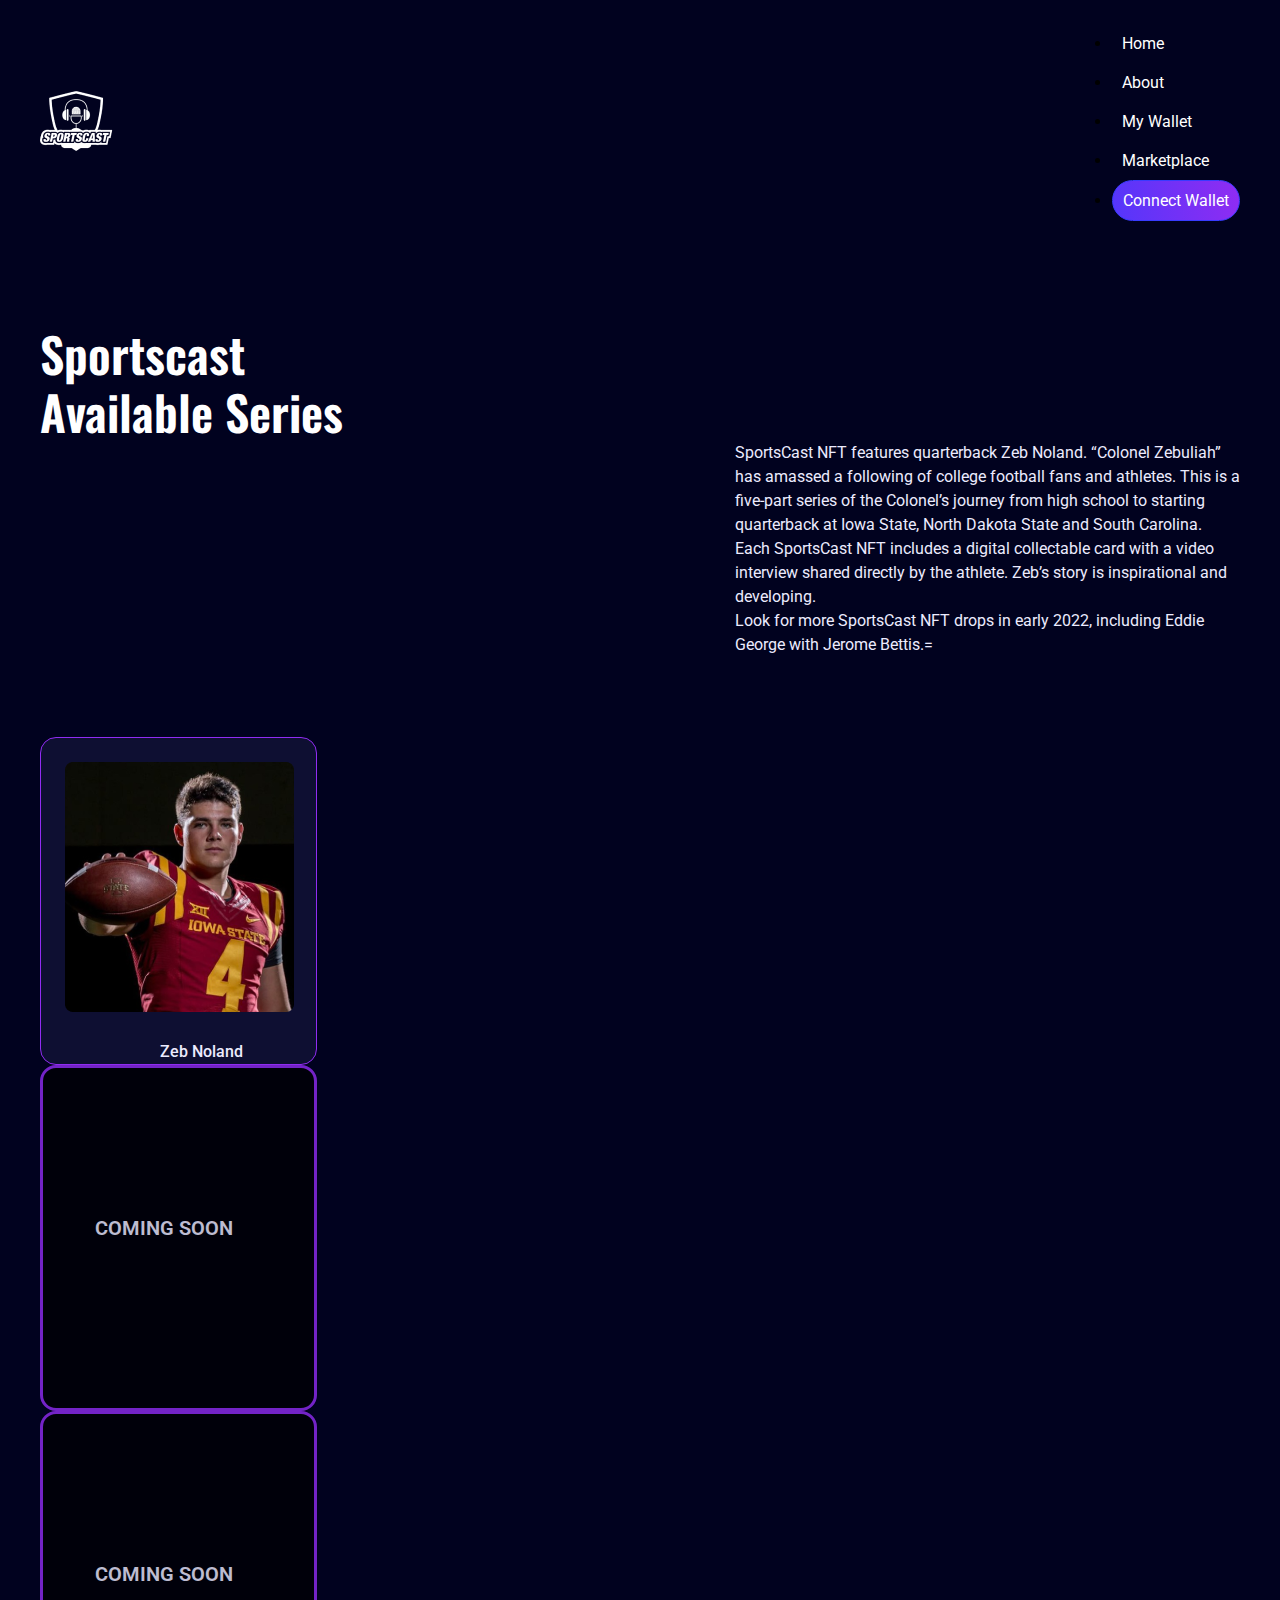
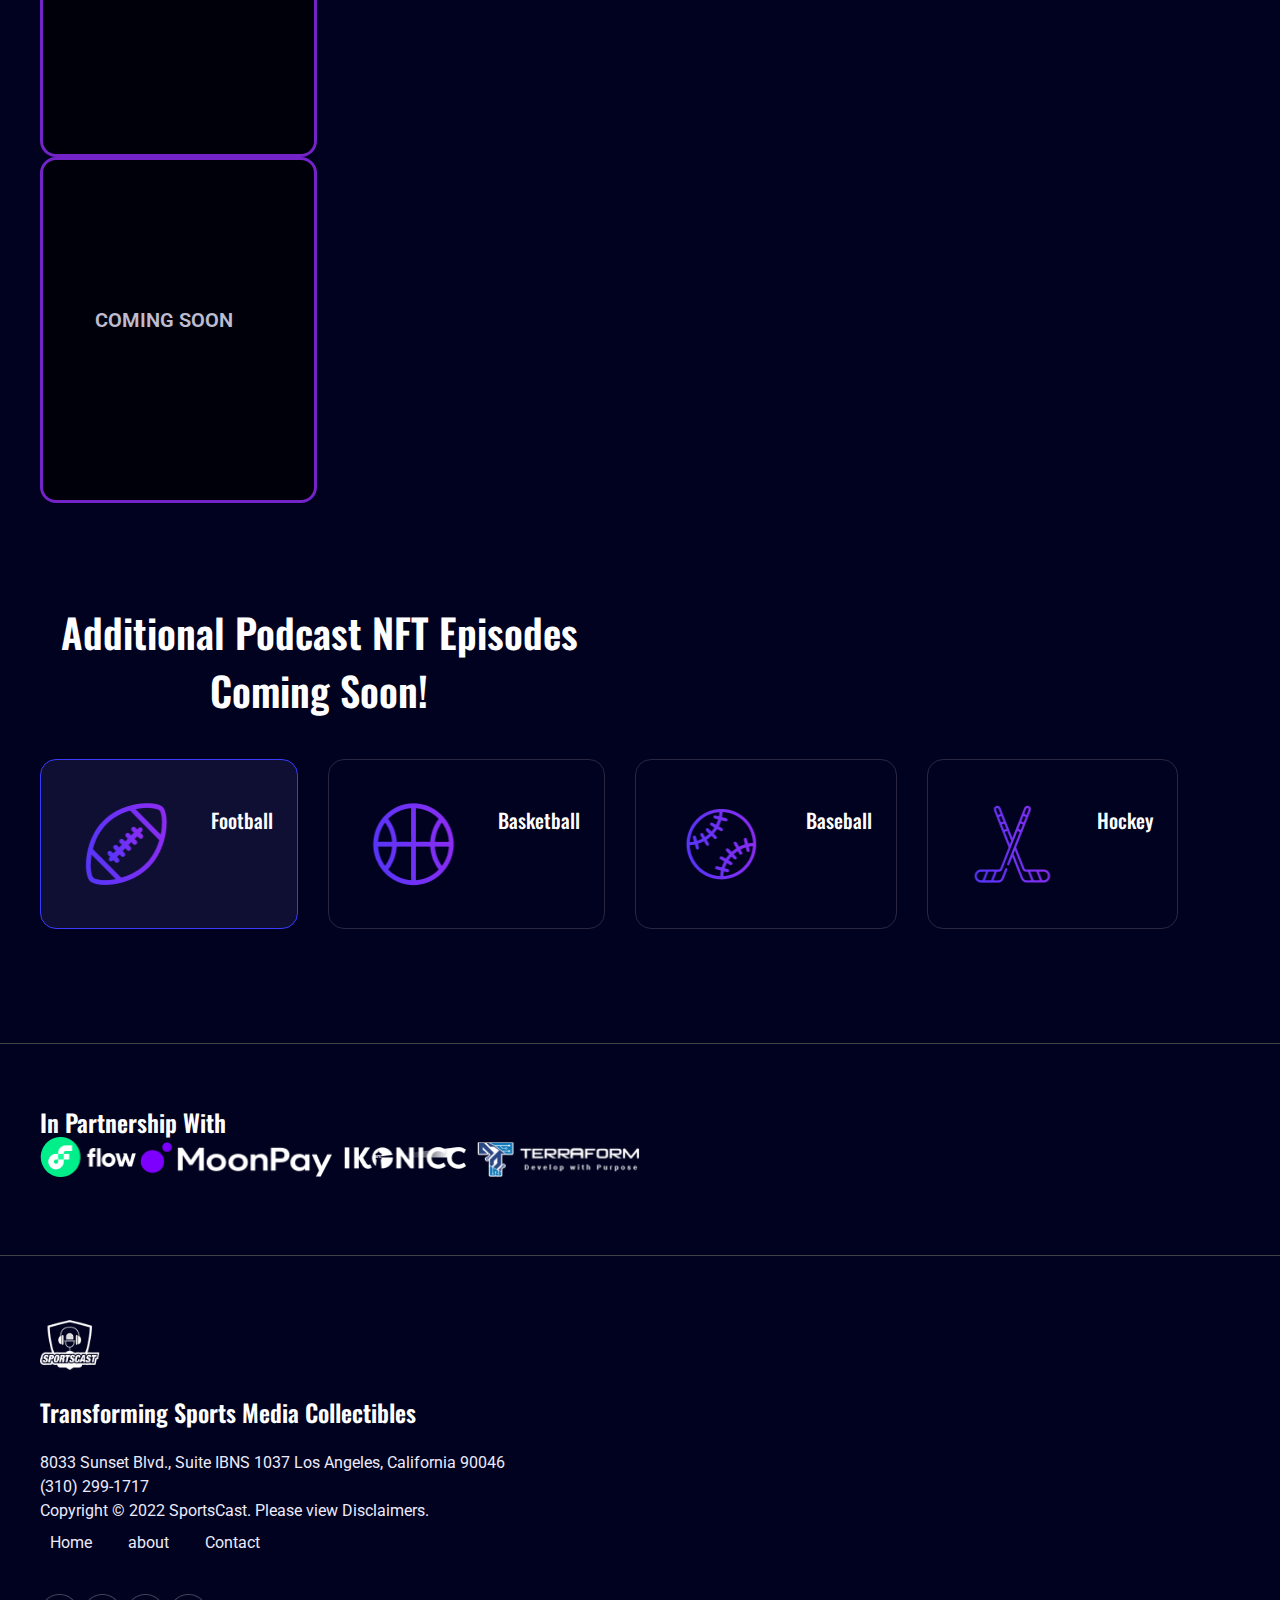
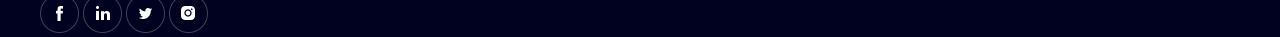
<file: bhavin-04:11/index.html>
<!DOCTYPE html>
<html lang="en">

<head>
  <meta charset="utf-8" />
  <meta name="viewport" content="width=device-width, initial-scale=1" />
  <title>sportscast</title>
  <link rel="stylesheet" href="style.css" />
  <link rel="preconnect" href="https://fonts.googleapis.com">
<link rel="preconnect" href="https://fonts.gstatic.com" crossorigin>
<link href="https://fonts.googleapis.com/css2?family=Oswald:wght@400;600&family=Roboto:wght@400;700&display=swap" rel="stylesheet">
  <link href="https://cdn.jsdelivr.net/npm/bootstrap@5.3.2/dist/css/bootstrap.min.css" rel="stylesheet"
    integrity="sha384-T3c6CoIi6uLrA9TneNEoa7RxnatzjcDSCmG1MXxSR1GAsXEV/Dwwykc2MPK8M2HN" crossorigin="anonymous" />
</head>

<body>
  <header>
    <div class="container">
      <div class="row1">
        <div class="logo">
          <a href="index.html"><img src="images/logo.png" alt="logo"/></a>
        </div>
        <ul class="d-flex align-items-center list-unstyled ">
          <li><a href="home.html">Home</a></li>
          <li><a href="about.html">About</a></li>
          <li><a href="#">My Wallet</a></li>
          <li><a href="#">Marketplace</a></li>
          <li><a href="#" class="btn">Connect Wallet</a></li>
        </ul>
      </div>
    </div>
    </div>
  </header>
  <section>
    <div class="container">
      <div class="row">
        <div class="col text-left">
          <h1>sportscast <br>
            Available Series</h1>
        </div>
        <div class="col text-right">
          <p>SportsCast NFT features quarterback Zeb Noland. “Colonel Zebuliah” has amassed a following of college
            football fans and athletes.
            This is a five-part series of the Colonel’s journey from high school to starting quarterback at Iowa State,
            North Dakota State and South Carolina.
            Each SportsCast NFT includes a digital collectable card with a video interview shared directly by the
            athlete. Zeb’s story is inspirational and developing. </p>
          <p>Look for more SportsCast NFT drops in early 2022, including Eddie George with Jerome Bettis.=</p>
        </div>
      </div>
      <div class="row d-flex">
        <div class="col">
          <div class="card">
            <img src="images/image1.png" class="card-img-top" alt="image">
            <div class="card-body">
              <p class="card-text text-center">zeb noland</p>
            </div>
          </div>
        </div>
        <div class="col">
          <div class="card1">
            <!-- <img src="images/image3.png" class="card-img-top" alt="image"> -->
            <div class="card1-img-overlay">
              <div class="card1-body text-light">
                <p class="card1-title align-items-center">Coming soon</p>
              </div>
            </div>
          </div>
        </div>
        <div class="col">
          <div class="card1">
            <!-- <img src="images/image3.png" class="card-img-top" alt="image"> -->
            <div class="card1-img-overlay">
              <div class="card1-body text-light">
                <p class="card1-title align-items-center">Coming soon</p>
              </div>
            </div>
          </div>
        </div>
        <div class="col">
          <div class="card1">
            <!-- <img src="images/image3.png" class="card-img-top" alt="image"> -->
            <div class="card1-img-overlay">
              <div class="card1-body text-light">
                <p class="card1-title align-items-center">Coming soon</p>
              </div>
            </div>
          </div>
        </div>
      </div>
    </div>

  </section>

  <footer>
    <div class="container">
      <div class="row3 ">
        <div class="line1 d-flex justify-content-center">
          <div class="text text-center">
            <h1>Additional Podcast NFT Episodes Coming Soon!</h1>
          </div>
        </div>
      </div>

      <div class="row4">
        <div class="col">
          <div class="card2 d-flex flex-column align-items-center">
            <img src="images/img4.png" class="card-img-top" alt="images">
            <div class="card-body">
              <p class="card-text">Football</p>
            </div>
          </div>
        </div>
        <div class="col">
          <div class="card3 d-flex flex-column align-items-center">
            <img src="images/img5.png" class="card-img-top" alt="images">
            <div class="card-body">
              <p class="card-text">Basketball</p>
            </div>
          </div>
        </div>
       <div class="col">
        <div class="card3 d-flex flex-column align-items-center">
          <img src="images/img6.png" class="card-img-top" alt="images">
          <div class="card-body">
            <p class="card-text">Baseball</p>
          </div>
        </div>
       </div>
        <div class="col">
          <div class="card3 d-flex flex-column align-items-center">
            <img src="images/img7.png" class="card-img-top" alt="images">
            <div class="card-body">
              <p class="card-text">Hockey</p>
            </div>
          </div>
        </div>
       
      </div>
    </div>
    <div class="img1">
      <img src="images/img11.png" alt="name">
    </div>
    <div class="container">
      
      <div class="row5 d-flex justify-content-between">
          <div class="line2">
            <h1>In partnership with</h1>
          </div>
          <div class="line3 d-flex align-items-center">
            <img style="width: 96px; height: 40px;" src="images/img8.png" alt="name">
            <img style="width: 192.128px; height: 35px;" src="images/img9.png" alt="name">
            <img style="width: 136.914px; height: 37.9px;" src="images/img10.png" alt="name">
            <img style="width: 164.191px; height: 35.31px;" src="images/img12.png" alt="name">
          </div>
      </div>
      
    </div>
    <div class="img1">
      <img src="images/img11.png" alt="name">
    </div>
    <div class="container">
      <div class="row6 d-flex justify-content-between">
        <div class="col1">
          <div class="foot-left1 d-flex justify-content-left">
            <img src="images/logo.png" alt="logo">
          </div>
          <div class="foot-left1 d-flex justify-content-left">
            <h2>Transforming Sports Media Collectibles</h2>

          </div>
          <div class="foot-left1 d-flex justify-content-left">
            <p>8033 Sunset Blvd., Suite IBNS 1037 Los Angeles, California 90046 (310) 299-1717</p>

          </div>
          <div class="foot-left1 d-flex justify-content-left">
            <p>Copyright © 2022 SportsCast. Please view Disclaimers.</p>
          </div>
        </div>
        <div class="col2">
          <div class="footer-right1">
            <ul>
              <li>
                <a href="page/page1">Home</a>
                <a href="#">about</a>
                <a href="#">Contact</a>
              </li>
            </ul>
          </div>
          <div class="col d-flex justify-content-between">
            <div class="footer-right2 d-flex align-items-start">
              <a href="#"><img src="images/icon1.png" alt="icon"></a>
              <a href="#"><img src="images/icon2.png" alt="icon"></a>
              <a href="#"><img src="images/icon3.png" alt="icon"></a>
              <a href="#"><img src="images/icon4.png" alt="icon"></a>
          </div>
          </div>
        </div>
      </div>
    </div>
  </footer>

  <script src="https://cdn.jsdelivr.net/npm/bootstrap@5.3.2/dist/js/bootstrap.bundle.min.js"
    integrity="sha384-C6RzsynM9kWDrMNeT87bh95OGNyZPhcTNXj1NW7RuBCsyN/o0jlpcV8Qyq46cDfL"
    crossorigin="anonymous"></script>
</body>

</html>
</file>
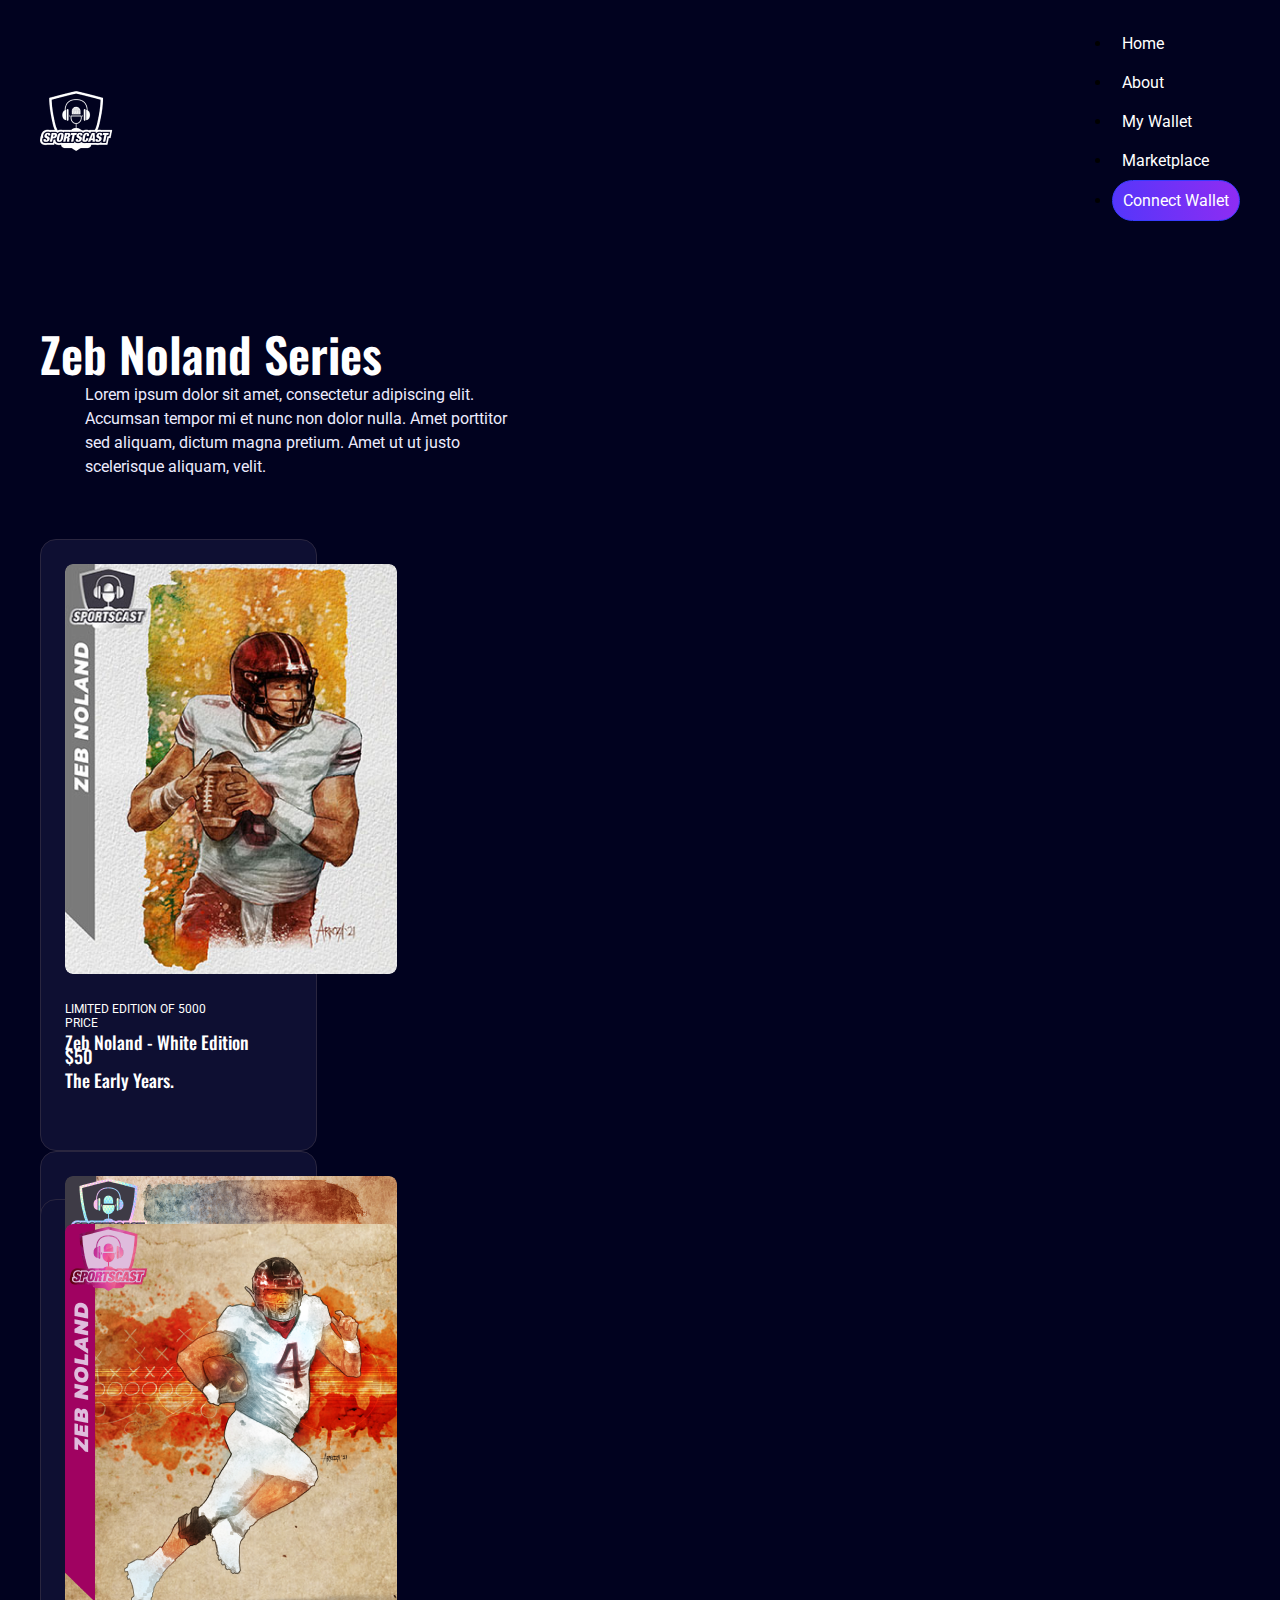
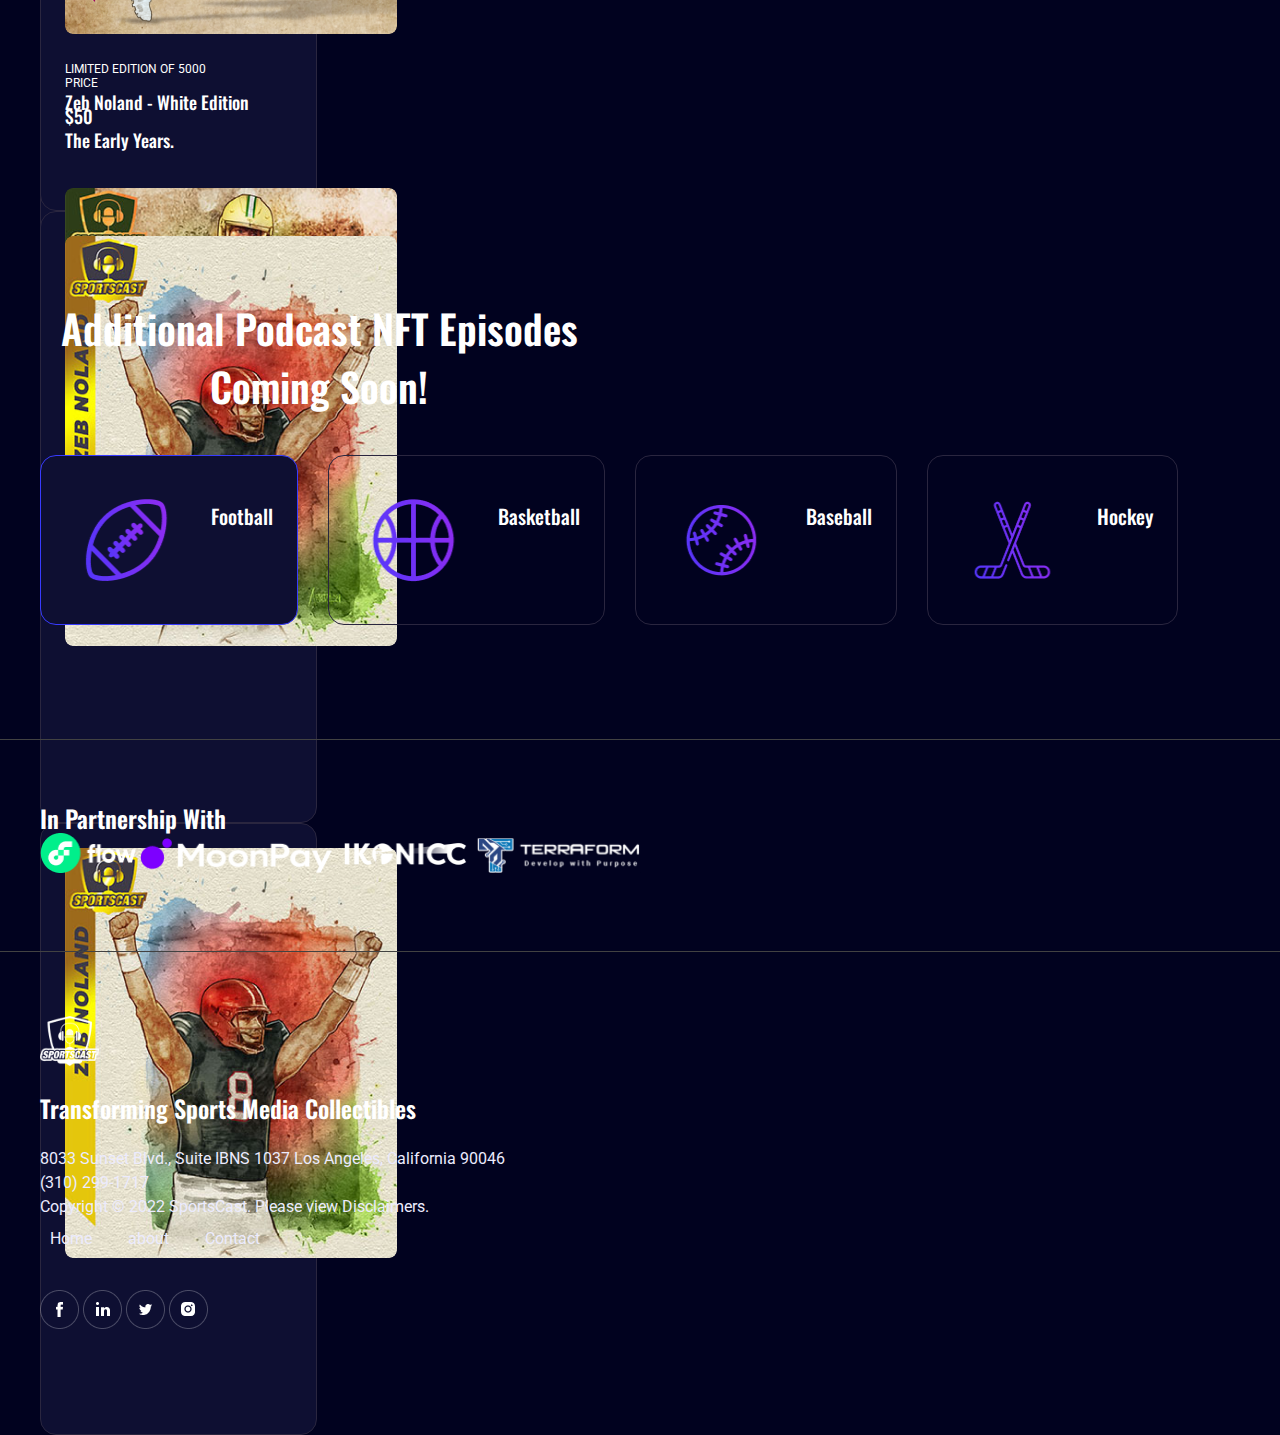
<file: bhavin-04:11/home.html>
<!DOCTYPE html>
<html lang="en">

<head>
  <meta charset="utf-8" />
  <meta name="viewport" content="width=device-width, initial-scale=1" />
  <title>sportscast</title>
  <link rel="stylesheet" href="style.css" />
  <link rel="preconnect" href="https://fonts.googleapis.com">
<link rel="preconnect" href="https://fonts.gstatic.com" crossorigin>
<link href="https://fonts.googleapis.com/css2?family=Oswald:wght@400;600&family=Roboto:wght@400;700&display=swap" rel="stylesheet">
  <link href="https://cdn.jsdelivr.net/npm/bootstrap@5.3.2/dist/css/bootstrap.min.css" rel="stylesheet"
    integrity="sha384-T3c6CoIi6uLrA9TneNEoa7RxnatzjcDSCmG1MXxSR1GAsXEV/Dwwykc2MPK8M2HN" crossorigin="anonymous" />
</head>

<body>
  <header>
    <div class="container">
      <div class="row1">
        <div class="logo">
          <a href="index.html"><img src="images/logo.png" alt="logo" /></a>
        </div>
        <ul class="d-flex align-items-center list-unstyled ">
          <li><a href="index.html">Home</a></li>
          <li><a href="about.html">About</a></li>
          <li><a href="#">My Wallet</a></li>
          <li><a href="#">Marketplace</a></li>
          <li><a href="#" class="btn">Connect Wallet</a></li>
        </ul>
      </div>
    </div>
    </div>
  </header>
  <section>
    <div class="container">
      <div class="row">
        <div class="col text-left">
          <h1>Zeb Noland Series</h1>
        </div>
        <div class="col  text-right heading">
          <p>Lorem ipsum dolor sit amet, consectetur adipiscing elit. Accumsan tempor mi et nunc non dolor nulla. Amet porttitor sed aliquam, 
            dictum magna pretium. Amet ut ut justo scelerisque aliquam, velit.</p>
        </div>
      </div>
    </div>
    <div class="container">
      <div class="col">
        <div class="card-group">
          <div class="card">
            <img src="images/home1.png" class="card-img-top" alt="...">
            <div class="card-body box">
              <div class="row7 d-flex">
                <div class="p-left">
                  <p>Limited Edition of 5000</p>
                </div>
                <div class="p-right">
                  <p>Price</p>
                </div>
              </div>
              <div class="row8 d-flex">
                <div class="p-left">
                  <p>Zeb Noland - White Edition</p>
                </div>
                <div class="p-right">
                  <p>$50</p>
                </div>
              </div>
              <div class="row9 d-flex mt-4">
                <div class="p-left">
                  <p>The early years.</p>
                </div>
              </div>
            </div>
          </div>
          <div class="card">
            <img src="images/home2.png" class="card-img-top" alt="...">
            
          </div>
          <div class="card">
            <img src="images/home3.png" class="card-img-top" alt="...">
            <div class="card-body">
             
            </div>
          </div>
        </div>
      </div>
    </div>
    <div class="container">
      <div class="col">
        <div class="card-group">
          <div class="card">
            <img src="images/home4.png" class="card-img-top" alt="...">
            <div class="card-body box">
              <div class="row7 d-flex">
                <div class="p-left">
                  <p>Limited Edition of 5000</p>
                </div>
                <div class="p-right">
                  <p>Price</p>
                </div>
              </div>
              <div class="row8 d-flex">
                <div class="p-left">
                  <p>Zeb Noland - White Edition</p>
                </div>
                <div class="p-right">
                  <p>$50</p>
                </div>
              </div>
              <div class="row9 d-flex mt-4">
                <div class="p-left">
                  <p>The early years.</p>
                </div>
              </div>
            </div>
          </div>
          <div class="card">
            <img src="images/home5.png" class="card-img-top" alt="...">
            
          </div>
          <div class="card">
            <img src="images/home5.png" class="card-img-top" alt="...">
            
          </div>
        </div>
      </div>
    </div>

  </section>

  <footer>
    <div class="container">
      <div class="row3 ">
        <div class="line1 d-flex justify-content-center">
          <div class="text text-center">
            <h1>Additional Podcast NFT Episodes Coming Soon!</h1>
          </div>
        </div>
      </div>

      <div class="row4">
        <div class="col">
          <div class="card2 d-flex flex-column align-items-center">
            <img src="images/img4.png" class="card-img-top" alt="images">
            <div class="card-body">
              <p class="card-text">Football</p>
            </div>
          </div>
        </div>
        <div class="col">
          <div class="card3 d-flex flex-column align-items-center">
            <img src="images/img5.png" class="card-img-top" alt="images">
            <div class="card-body">
              <p class="card-text">Basketball</p>
            </div>
          </div>
        </div>
       <div class="col">
        <div class="card3 d-flex flex-column align-items-center">
          <img src="images/img6.png" class="card-img-top" alt="images">
          <div class="card-body">
            <p class="card-text">Baseball</p>
          </div>
        </div>
       </div>
        <div class="col">
          <div class="card3 d-flex flex-column align-items-center">
            <img src="images/img7.png" class="card-img-top" alt="images">
            <div class="card-body">
              <p class="card-text">Hockey</p>
            </div>
          </div>
        </div>
       
      </div>
    </div>
    <div class="img1">
      <img src="images/img11.png" alt="name">
    </div>
    <div class="container">
      
      <div class="row5 d-flex justify-content-between">
          <div class="line2">
            <h1>In partnership with</h1>
          </div>
          <div class="line3 d-flex align-items-center">
            <img style="width: 96px; height: 40px;" src="images/img8.png" alt="name">
            <img style="width: 192.128px; height: 35px;" src="images/img9.png" alt="name">
            <img style="width: 136.914px; height: 37.9px;" src="images/img10.png" alt="name">
            <img style="width: 164.191px; height: 35.31px;" src="images/img12.png" alt="name">
          </div>
      </div>
      
    </div>
    <div class="img1">
      <img src="images/img11.png" alt="name">
    </div>
    <div class="container">
      <div class="row6 d-flex justify-content-between">
        <div class="col1">
          <div class="foot-left1 d-flex justify-content-left">
            <img src="images/logo.png" alt="logo">
          </div>
          <div class="foot-left1 d-flex justify-content-left">
            <h2>Transforming Sports Media Collectibles</h2>

          </div>
          <div class="foot-left1 d-flex justify-content-left">
            <p>8033 Sunset Blvd., Suite IBNS 1037 Los Angeles, California 90046 (310) 299-1717</p>

          </div>
          <div class="foot-left1 d-flex justify-content-left">
            <p>Copyright © 2022 SportsCast. Please view Disclaimers.</p>
          </div>
        </div>
        <div class="col2">
          <div class="footer-right1">
            <ul>
              <li>
                <a href="#">Home</a>
                <a href="#">about</a>
                <a href="#">Contact</a>
              </li>
            </ul>
          </div>
          <div class="col d-flex justify-content-between">
            <div class="footer-right2 d-flex align-items-start">
              <a href="#"><img src="images/icon1.png" alt="icon"></a>
              <a href="#"><img src="images/icon2.png" alt="icon"></a>
              <a href="#"><img src="images/icon3.png" alt="icon"></a>
              <a href="#"><img src="images/icon4.png" alt="icon"></a>
          </div>
          </div>
        </div>
      </div>
    </div>
  </footer>

  <script src="https://cdn.jsdelivr.net/npm/bootstrap@5.3.2/dist/js/bootstrap.bundle.min.js"
    integrity="sha384-C6RzsynM9kWDrMNeT87bh95OGNyZPhcTNXj1NW7RuBCsyN/o0jlpcV8Qyq46cDfL"
    crossorigin="anonymous"></script>
</body>

</html>
</file>
<file: bhavin-04:11/style.css>
/* font-family: 'Oswald', sans-serif;
font-family: 'Roboto', sans-serif; */
*{
    margin: 0;
    padding: 0;
    box-sizing: border-box;
}
body{
    font-family: 'Roboto', sans-serif;
    background: #01021F !important;
}

ul,li{
    margin: 0 !important;
    padding: 0 !important;
}
header{
    padding: 24px 0px;
}
.container{
    width: 100%;
    max-width: 1230px;
    padding: 0px 15px;
    margin: 0 auto;
}
.row1{
    display: flex;
    justify-content: space-between;
    align-items: center;
}
.row1 ul {
    align-items: center;
    gap: 16px;
}

.row1 ul li a{
    text-decoration: none;
    display: flex;
    padding: 10px;
    align-items: flex-start;
    gap: 10px;
    color: var(--White-Pure, #FFF);
    font-family: "Roboto";
    font-size: 16px;
    font-style: normal;
    font-weight: 400;
    line-height: normal;
}
.btn{
    border-radius: 36px;
    border: 1px solid var(--Action, #383BFE);
    background: var(--Action, linear-gradient(81deg, #383BFE -47.26%, #902CF2 100%));
}
/* header end */

section{
        background-color: #01021F;
}
.row h1{
    color: #FFF;
    width: 585px;
    font-family: "Oswald";
    font-size: 48px;
    font-style: normal;
    font-weight: 600;
    line-height: 58px; /* 120.833% */
    text-transform: capitalize;
}
.row{
    padding-top: 80px;

}
.row p{
    color: var(--White, #ECEBFE);
    max-width: 550px;
    width: 100%;
    font-family: "Roboto";
    font-size: 16px;
    font-style: normal;
    font-weight: 400px;
    line-height: 24px; /* 150% */
    margin-left: auto;
    padding-left: 45px;
}
.heading{
    max-width: 482px;
    width: 100%;
}
.row2{
    padding: 40px 0px;
    gap: 30px;
}
.card{
    width: 277px;
    border-radius: 16px !important;
    border: 1px solid var(--Primary, #902CF2) !important;
    background: #0E0F32 !important;
    padding: 24px 24px 0px 24px;
}
.card1{
    background-image: url(images/image3.png);
    width: 277px;
    height: 346px;
    border-radius: 16px;
    border: 3px solid var(--Primary, #902CF2);
    background: rgba(0, 0, 0, 0.81);
    padding: 24px;
    opacity: 0.8;
}
.card-text{
    color: #FFF;
    text-align: center;
    font-family: "Oswald";
    font-size: 20px;
    font-style: normal;
    font-weight: 500;
    line-height: 24px; /* 120% */
    text-transform: capitalize;
}
.card1 .card1-body p{
    font-family: "Roboto";
    font-size: 20px;
    font-style: normal;
    font-weight: 600;
    line-height: normal;
    text-transform: uppercase;
    /* display: inline-flex; */
    padding: 14px 28px;
    gap: 10px;
    margin-top: 110px;

}

.row3{
    width: 100%;
}
.line1{
    padding-top: 100px;
}
.text{
    width: 558px;
}
.line1 h1{
    color: #FFF;
    text-align: center;
    font-family: "Oswald";
    font-size: 40px;
    font-style: normal;
    font-weight: 600;
    line-height: 58px; /* 145% */
    text-transform: capitalize;
}
.row4{
    padding: 40px 0px 100px 0px;
    display: flex;
    width: 100%;
    align-items: center;
    gap: 30px;
}
.card2{
    max-width: 277.5px;
    display: flex;
    padding: 24px;
    gap: 24px;
    flex: 1 0 0;
    border-radius: 16px;
    border: 1px solid var(--Action, #383BFE);
    background: #0E0F32;
}
.card3{
    max-width: 277.5px;
    display: flex;
    padding: 24px;
    gap: 24px;
    flex: 1 0 0;
    border-radius: 16px;
    border: 1px solid var(--hard, #2A263F);
    
}
.card2 img{
    width: 121.6px;
    height: 120px;
}
.card3 img{
    width: 121.6px;
    height: 120px;
}

.img1 img{
    width: 100%;
}
.row5{
    padding-top: 60px;
    padding-bottom: 60px;
}
/* .line2{
    width: 187px;
} */
.line2 h1{
    margin: 0;
    color: #FFF;
    font-family: "Oswald";
    font-size: 24px;
    font-style: normal;
    font-weight: 600;
    line-height: 28.8px; /* 120% */
    text-transform: capitalize;
}
.line3{
    gap: 60px;
}

.row6{
    padding-top: 60px;
}
.foot-left1 img{
    width: 60.211px;
    height: 50px;
}
.foot-left1 h2{
    padding: 24px 0px;
    color: #FFF;
    font-family: "Oswald";
    font-size: 24px;
    font-style: normal;
    font-weight: 600;
    line-height: 28.8px; /* 120% */
    text-transform: capitalize;
}
.foot-left1 p{
    width: 482px;
    color: var(--White, #ECEBFE);
    font-family: "Roboto";
    font-size: 16px;
    font-style: normal;
    font-weight: 400;
    line-height: 24px; /* 150% */
}
.footer-right1 ul li{
    display: flex;
    align-items: flex-start;
    gap: 16px;
    list-style: none;
}
.footer-right1 ul li a{
    color: var(--White, #ECEBFE);
    font-family: "Roboto";
    font-size: 16px;
    font-style: normal;
    font-weight: 400;
    line-height: normal;
    text-decoration: none;
    padding: 10px;
    align-items: flex-start;
    gap: 10px;
}
.footer-right2{
    padding-top: 32px;
    gap: 16px;
}
.footer-right2 img{
    width: 39px;
    height: 39px;
}

.card-group{
    padding-top: 60px;
    height: 660px;
    gap: 30px;
}
.card-group .card{
    height: 612px;
    padding: 24px;
    border-radius: 16px;
    border: 1px solid var(--hard, #2A263F) !important;
    
}
.card-group .card img{
    height: 410px;
    border-radius: 8px;
    /* background: url(<path-to-image>), lightgray 50% / cover no-repeat; */
}
.card-body{
   padding: 24px 0px 0px 0px!important;
   height: auto;
}
.row7 .p-left{
    color: #FFF;
    font-family: "Roboto";
    font-size: 12px;
    font-style: normal;
    font-weight: 400;
    line-height: 14px; /* 116.667% */
    text-transform: uppercase;
    height: 14px;
    margin: 0px;
}
.row7{
    /* height: 14px; */
    gap: 16px;
}
.row7 .p-right{
    color: #FFF;
    font-family: "Roboto";
    font-size: 12px;
    font-style: normal;
    font-weight: 400;
    line-height: 14px; /* 116.667% */
    text-transform: uppercase;
    width: 58px;
}

.row8 .p-left{
    color: #FFF;
    font-family: "Oswald";
    font-size: 18px;
    font-style: normal;
    font-weight: 500;
    line-height: 24px; /* 133.333% */
    text-transform: capitalize;
    height: 14px;
    width: 100%;
}
.row8{
    /* height: 14px;
    padding-top: 8px; */
    gap: 16px;
}
.row8 .p-right{
    color: #FFF;
    color: #FFF;
    font-family: "Oswald";
    font-size: 18px;
    font-style: normal;
    font-weight: 500;
    line-height: 24px; /* 133.333% */
    text-transform: capitalize;
    width: 58px;
}

.row9 .p-left{
    color: #FFF;
    font-family: "Oswald";
    font-size: 18px;
    font-style: normal;
    font-weight: 500;
    line-height: 24px; /* 133.333% */
    text-transform: capitalize;
    height: 14px;
    width: 100%;
}
.row9{
    /* height: 14px;
    gap: 16px;
    padding-top: 16px ; */
}
.row9 .p-right{
    color: #FFF;
    color: #FFF;
    font-family: "Oswald";
    font-size: 18px;
    font-style: normal;
    font-weight: 500;
    line-height: 24px; /* 133.333% */
    text-transform: capitalize;
    width: 58px;
}

/* about */
.about{
    padding-top: 100px;
}
.row11{
    padding-top: 153px;
}
.row11 h2{
    color: #FFF;
    font-family: "Oswald";
    font-size: 40px;
    font-style: normal;
    font-weight: 600;
    line-height: 48px; /* 120% */
    text-transform: capitalize;
}
.row11 p{
    color: var(--White, #ECEBFE);
    font-family: "Roboto";
    font-size: 16px;
    font-style: normal;
    font-weight: 400;
    line-height: 24px; /* 150% */
    padding-top: 32px;
}
.row14{
    padding-top: 40px;
    gap: 24px;
}
.row14 .para-1{
    display: flex;
    align-items: center;
    gap: 8px;
}
 .row14 .para-1 h3{
    color: var(--Soft-dark, #82839D);
    font-family: "Roboto";
    font-size: 14px;
    font-style: normal;
    font-weight: 400;
    line-height: 17px; /* 121.429% */
    text-transform: uppercase;
}
.row14 .para-1 img{
    width: 32px;
    height: 32px;
    border-radius: 30px;
    background: url(<path-to-image>), lightgray 50% / cover no-repeat;
}
.row14 .para-1 h2{
    color: var(--White, #ECEBFE);
    font-family: "Oswald";
    font-size: 16px;
    font-style: normal;
    font-weight: 500;
    line-height: 19px; /* 118.75% */
    text-transform: capitalize;
    /* width: 95px;
    height: 24px; */
}
.row15{
    padding-top: 32px;
    }
.row15 .btn{
    display: flex;
    height: 64px;
    padding: 8px 28px 8px 8px;
    align-items: center;
    gap: 10px;
    border-radius: 36px;
    border: 1px solid var(--Action, #383BFE);
    background: #FFF;
}
.row15 .btn1{
    padding: 16px 28px;
    justify-content: center;
    align-items: center;
    gap: 10px;
    border-radius: 36px;
    background: var(--Primary, #902CF2);
    color: var(--White-Pure, #FFF) !important;
    font-family: "Oswald";
    font-size: 16px;
    font-style: normal;
    font-weight: 600;
    line-height: normal;
    text-decoration: none;
}
.row15 .btn2{
    color: var(--Primary, #902CF2);
    text-align: center;
    font-family: "Roboto";
    font-size: 16px;
    font-style: normal;
    font-weight: 600;
    line-height: normal;
}
.row15 .btn2 a{
    text-decoration: none;
    justify-content: center;
}

/* .row15 .btn2{
    color: var(--Primary, #902CF2);
} */
</file>
